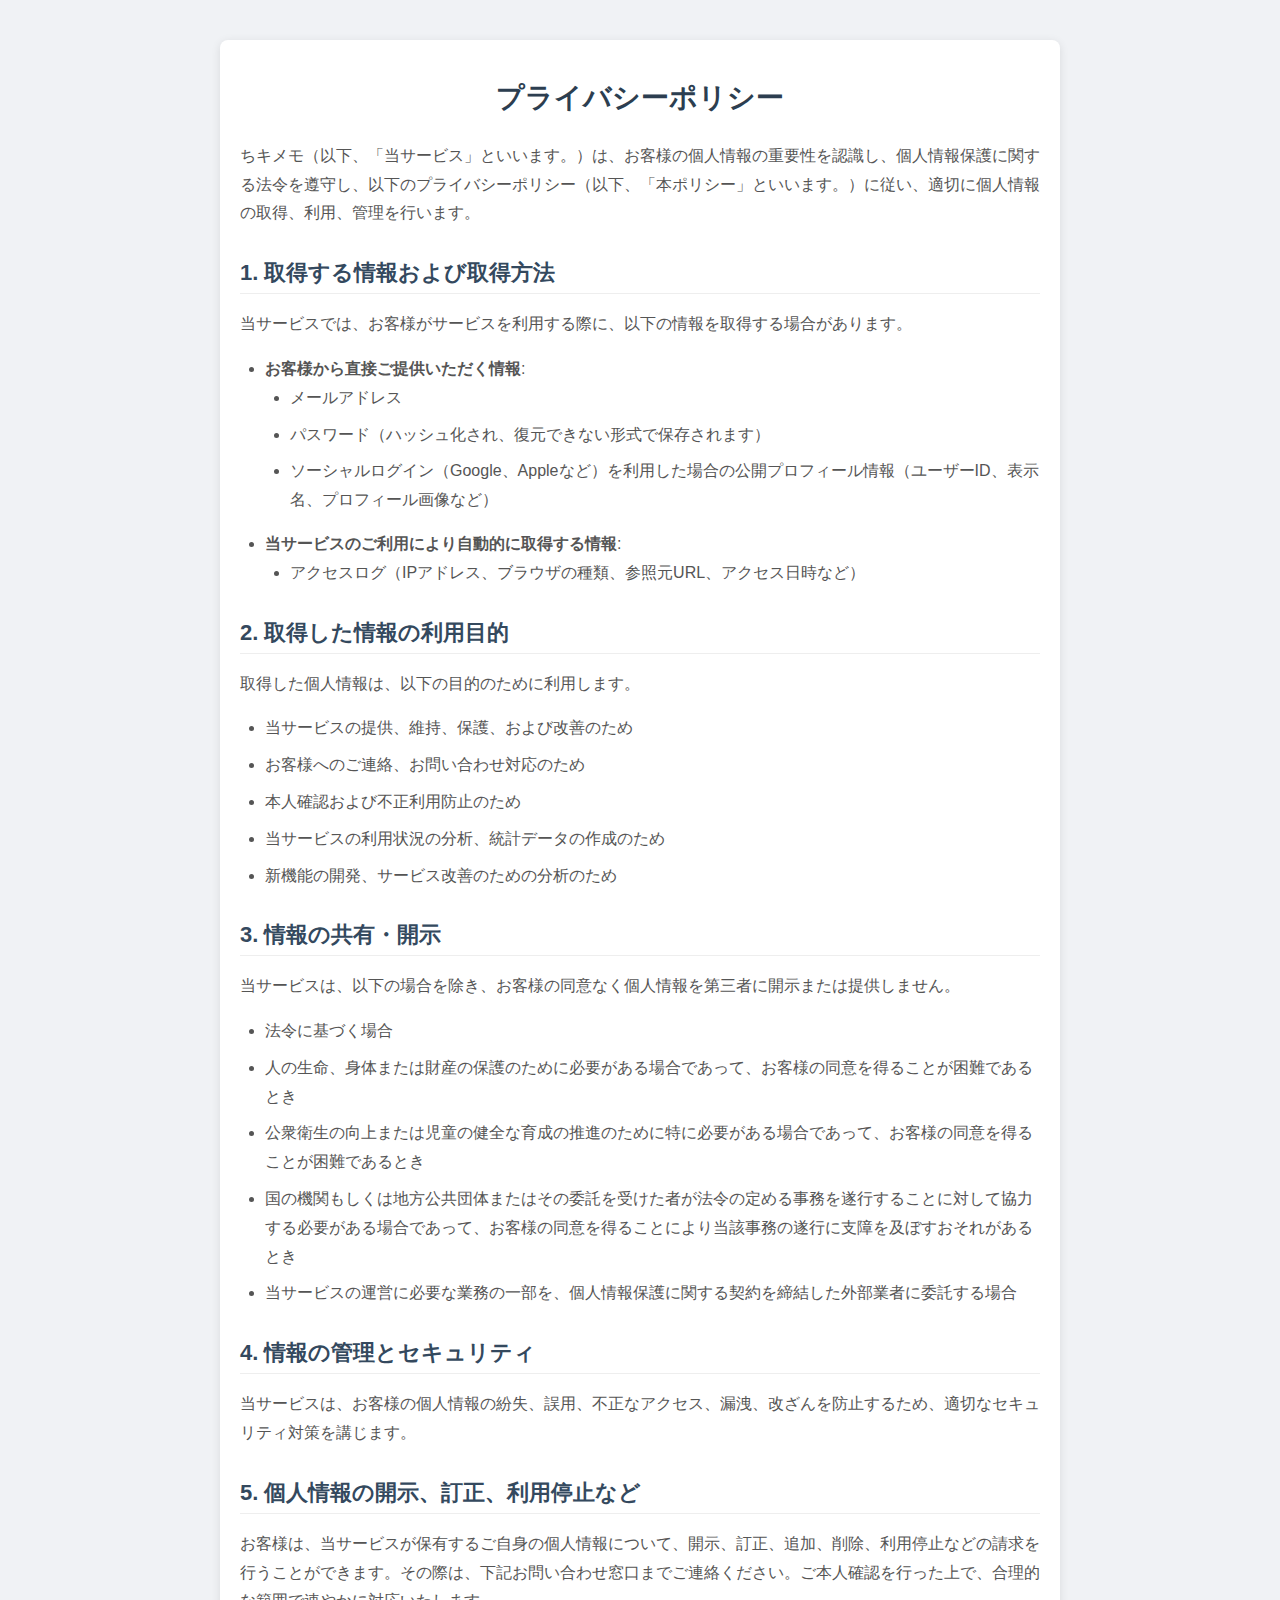
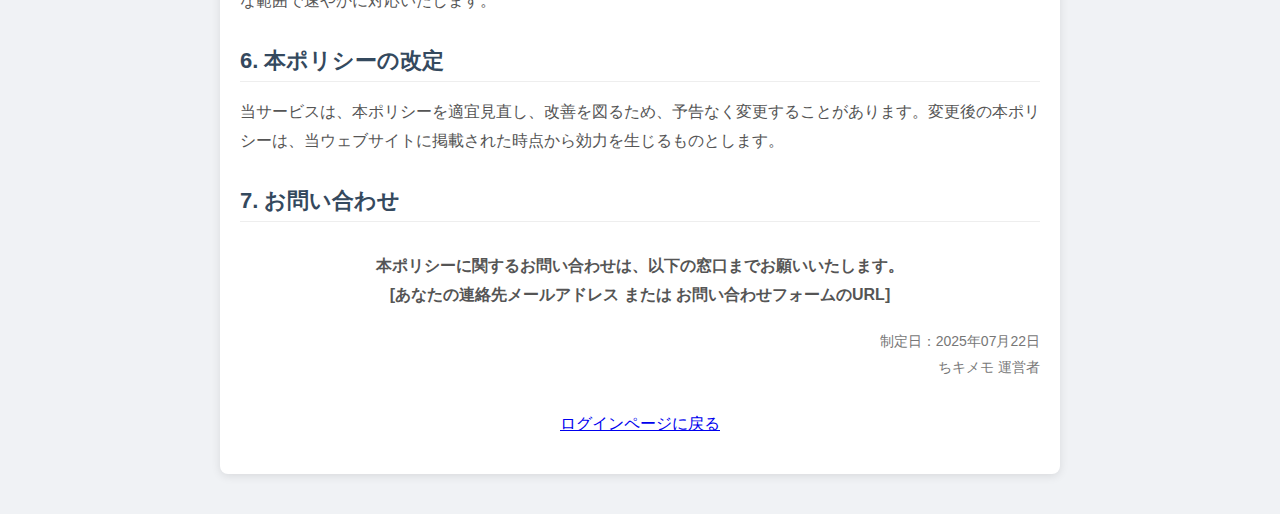
<file: privacy.html>
<!DOCTYPE html>
<html lang="ja">
<head>
    <meta charset="UTF-8">
    <meta name="viewport" content="width=device-width, initial-scale=1.0">
    <title>プライバシーポリシー - ちキメモ</title>
    <link rel="stylesheet" href="style.css"> <style>
        /* ポリシーページの追加スタイル（必要に応じて調整してください） */
        .policy-container {
            max-width: 800px;
            margin: 40px auto;
            padding: 20px;
            background-color: #fff;
            border-radius: 8px;
            box-shadow: 0 2px 10px rgba(0,0,0,0.1);
        }
        .policy-container h1 {
            font-size: 28px;
            color: #2c3e50;
            margin-bottom: 25px;
            text-align: center;
        }
        .policy-container h2 {
            font-size: 22px;
            color: #34495e;
            margin-top: 30px;
            margin-bottom: 15px;
            border-bottom: 1px solid #eee;
            padding-bottom: 5px;
        }
        .policy-container p, .policy-container ul {
            font-size: 16px;
            line-height: 1.8;
            color: #555;
            margin-bottom: 15px;
        }
        .policy-container ul {
            list-style: disc;
            margin-left: 25px;
            padding-left: 0;
        }
        .policy-container li {
            margin-bottom: 8px;
        }
        .policy-container .contact-info {
            margin-top: 30px;
            text-align: center;
            font-weight: bold;
        }
        .policy-container .date-info {
            text-align: right;
            margin-top: 20px;
            font-size: 14px;
            color: #777;
        }
        .policy-container .back-link {
            display: block;
            text-align: center;
            margin-top: 30px;
            font-size: 16px;
        }
    </style>
</head>
<body>
    <div class="policy-container">
        <h1>プライバシーポリシー</h1>

        <p>ちキメモ（以下、「当サービス」といいます。）は、お客様の個人情報の重要性を認識し、個人情報保護に関する法令を遵守し、以下のプライバシーポリシー（以下、「本ポリシー」といいます。）に従い、適切に個人情報の取得、利用、管理を行います。</p>

        <h2>1. 取得する情報および取得方法</h2>
        <p>当サービスでは、お客様がサービスを利用する際に、以下の情報を取得する場合があります。</p>
        <ul>
            <li><strong>お客様から直接ご提供いただく情報</strong>:
                <ul>
                    <li>メールアドレス</li>
                    <li>パスワード（ハッシュ化され、復元できない形式で保存されます）</li>
                    <li>ソーシャルログイン（Google、Appleなど）を利用した場合の公開プロフィール情報（ユーザーID、表示名、プロフィール画像など）</li>
                </ul>
            </li>
            <li><strong>当サービスのご利用により自動的に取得する情報</strong>:
                <ul>
                    <li>アクセスログ（IPアドレス、ブラウザの種類、参照元URL、アクセス日時など）</li>
                </ul>
            </li>
        </ul>

        <h2>2. 取得した情報の利用目的</h2>
        <p>取得した個人情報は、以下の目的のために利用します。</p>
        <ul>
            <li>当サービスの提供、維持、保護、および改善のため</li>
            <li>お客様へのご連絡、お問い合わせ対応のため</li>
            <li>本人確認および不正利用防止のため</li>
            <li>当サービスの利用状況の分析、統計データの作成のため</li>
            <li>新機能の開発、サービス改善のための分析のため</li>
        </ul>

        <h2>3. 情報の共有・開示</h2>
        <p>当サービスは、以下の場合を除き、お客様の同意なく個人情報を第三者に開示または提供しません。</p>
        <ul>
            <li>法令に基づく場合</li>
            <li>人の生命、身体または財産の保護のために必要がある場合であって、お客様の同意を得ることが困難であるとき</li>
            <li>公衆衛生の向上または児童の健全な育成の推進のために特に必要がある場合であって、お客様の同意を得ることが困難であるとき</li>
            <li>国の機関もしくは地方公共団体またはその委託を受けた者が法令の定める事務を遂行することに対して協力する必要がある場合であって、お客様の同意を得ることにより当該事務の遂行に支障を及ぼすおそれがあるとき</li>
            <li>当サービスの運営に必要な業務の一部を、個人情報保護に関する契約を締結した外部業者に委託する場合</li>
        </ul>

        <h2>4. 情報の管理とセキュリティ</h2>
        <p>当サービスは、お客様の個人情報の紛失、誤用、不正なアクセス、漏洩、改ざんを防止するため、適切なセキュリティ対策を講じます。</p>

        <h2>5. 個人情報の開示、訂正、利用停止など</h2>
        <p>お客様は、当サービスが保有するご自身の個人情報について、開示、訂正、追加、削除、利用停止などの請求を行うことができます。その際は、下記お問い合わせ窓口までご連絡ください。ご本人確認を行った上で、合理的な範囲で速やかに対応いたします。</p>

        <h2>6. 本ポリシーの改定</h2>
        <p>当サービスは、本ポリシーを適宜見直し、改善を図るため、予告なく変更することがあります。変更後の本ポリシーは、当ウェブサイトに掲載された時点から効力を生じるものとします。</p>

        <h2>7. お問い合わせ</h2>
        <p class="contact-info">本ポリシーに関するお問い合わせは、以下の窓口までお願いいたします。<br>
        [あなたの連絡先メールアドレス または お問い合わせフォームのURL]</p>

        <p class="date-info">制定日：2025年07月22日<br>
        ちキメモ 運営者</p>

        <p class="back-link"><a href="index.html">ログインページに戻る</a></p>
    </div>
</body>
</html>
</file>
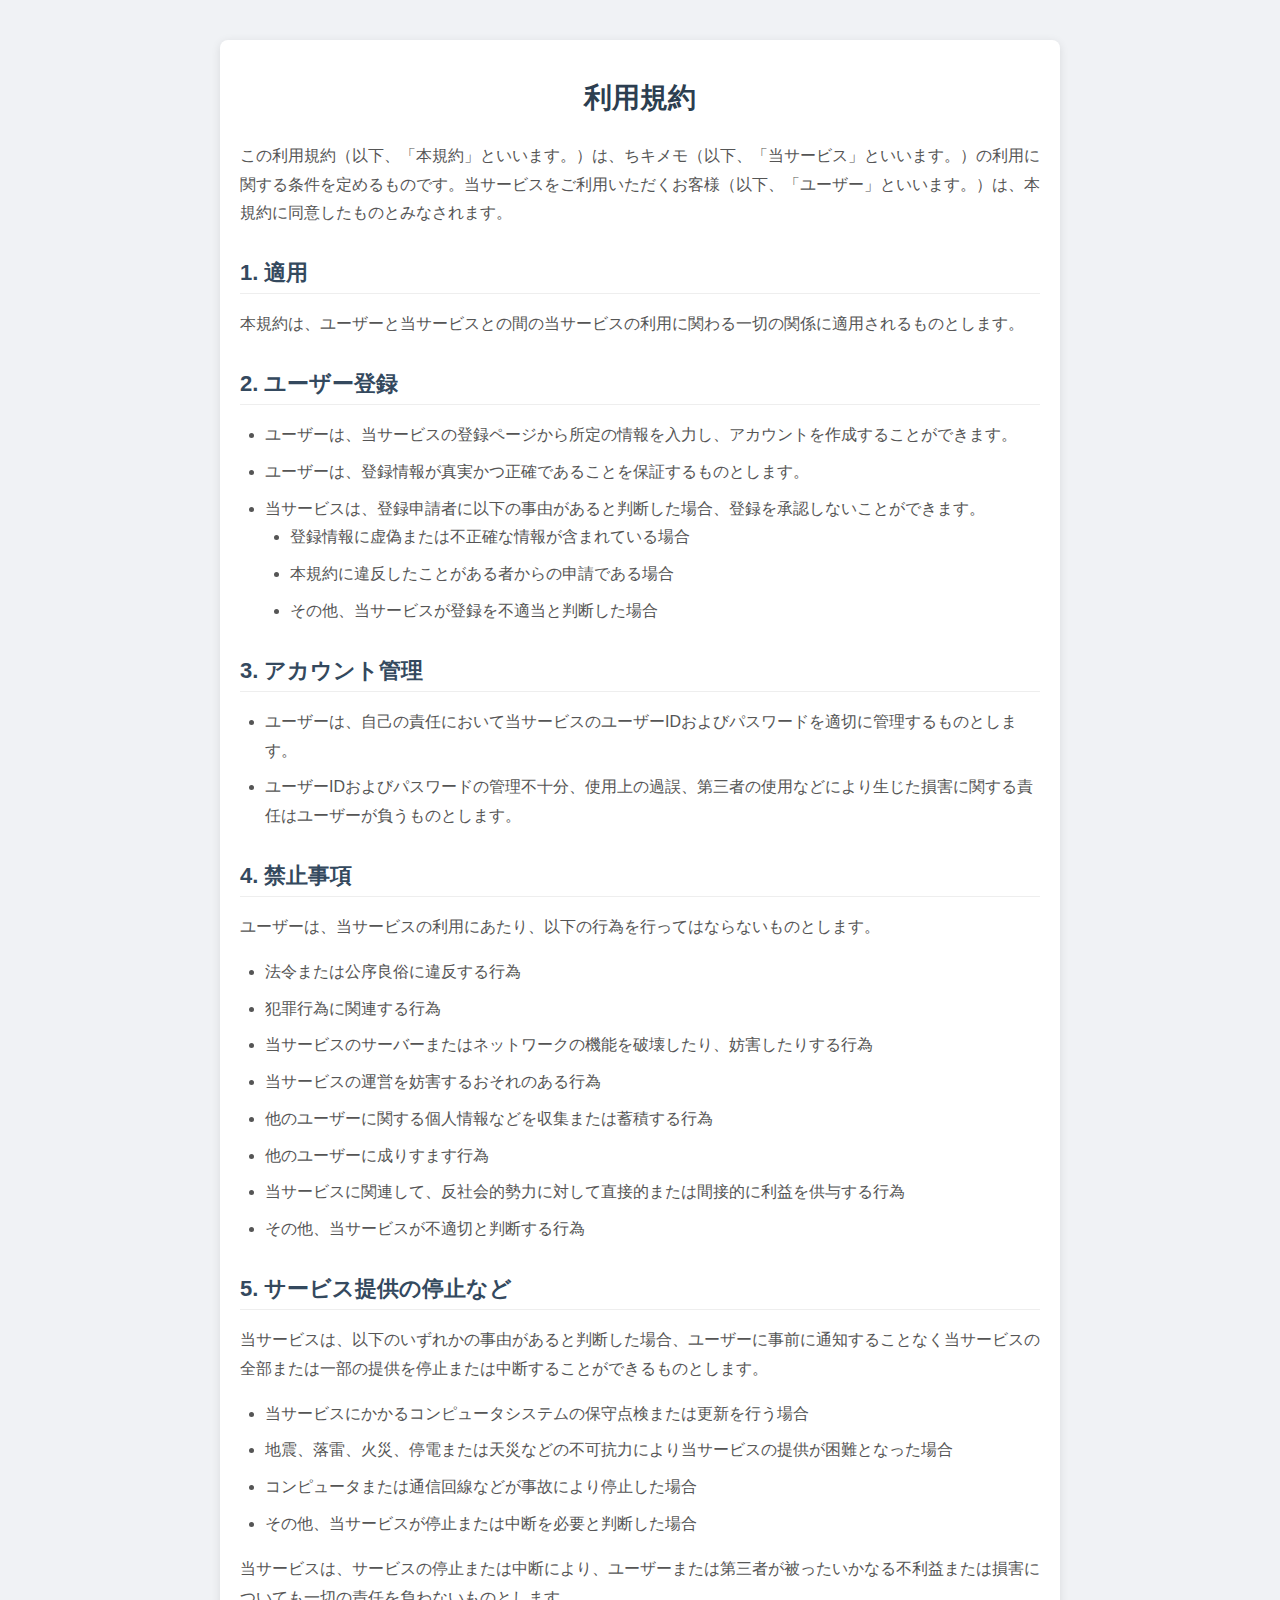
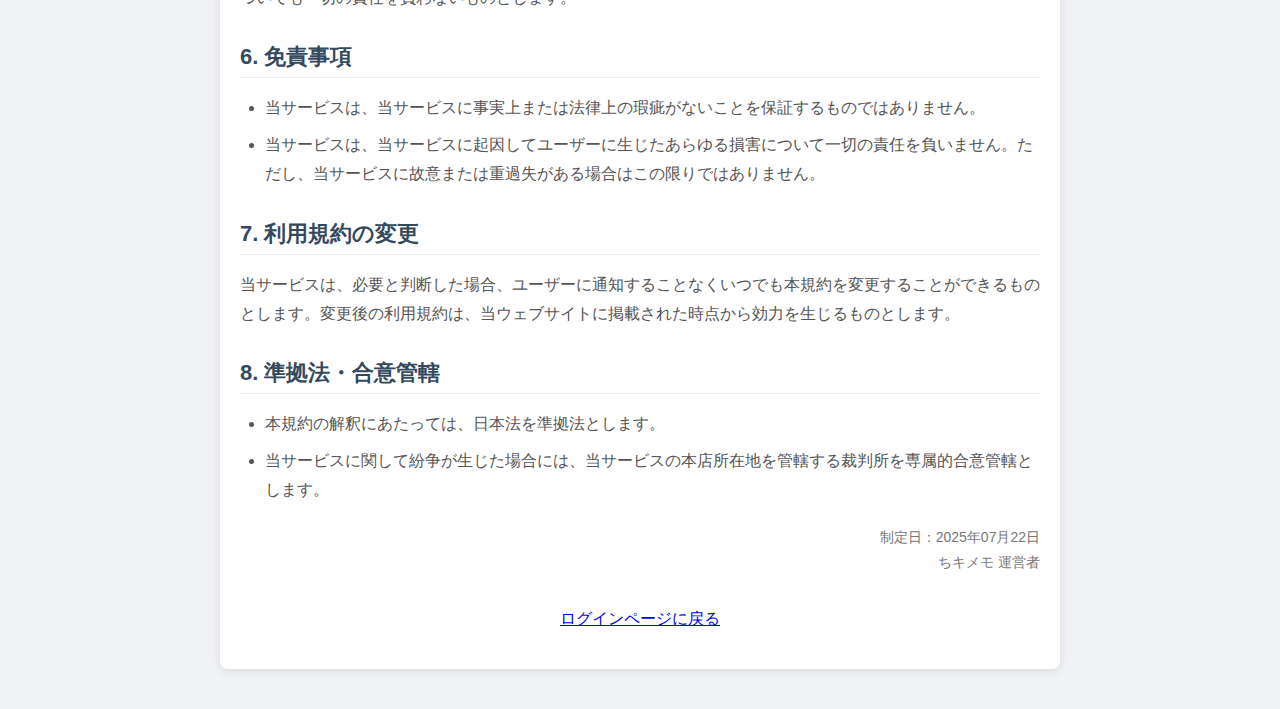
<file: terms.html>
<!DOCTYPE html>
<html lang="ja">
<head>
    <meta charset="UTF-8">
    <meta name="viewport" content="width=device-width, initial-scale=1.0">
    <title>利用規約 - ちキメモ</title>
    <link rel="stylesheet" href="style.css"> <style>
        /* 利用規約ページの追加スタイル（必要に応じて調整してください） */
        .policy-container { /* プライバシーポリシーと共通のスタイルを適用 */
            max-width: 800px;
            margin: 40px auto;
            padding: 20px;
            background-color: #fff;
            border-radius: 8px;
            box-shadow: 0 2px 10px rgba(0,0,0,0.1);
        }
        .policy-container h1 {
            font-size: 28px;
            color: #2c3e50;
            margin-bottom: 25px;
            text-align: center;
        }
        .policy-container h2 {
            font-size: 22px;
            color: #34495e;
            margin-top: 30px;
            margin-bottom: 15px;
            border-bottom: 1px solid #eee;
            padding-bottom: 5px;
        }
        .policy-container p, .policy-container ul {
            font-size: 16px;
            line-height: 1.8;
            color: #555;
            margin-bottom: 15px;
        }
        .policy-container ul {
            list-style: disc;
            margin-left: 25px;
            padding-left: 0;
        }
        .policy-container li {
            margin-bottom: 8px;
        }
        .policy-container .contact-info {
            margin-top: 30px;
            text-align: center;
            font-weight: bold;
        }
        .policy-container .date-info {
            text-align: right;
            margin-top: 20px;
            font-size: 14px;
            color: #777;
        }
        .policy-container .back-link {
            display: block;
            text-align: center;
            margin-top: 30px;
            font-size: 16px;
        }
    </style>
</head>
<body>
    <div class="policy-container">
        <h1>利用規約</h1>

        <p>この利用規約（以下、「本規約」といいます。）は、ちキメモ（以下、「当サービス」といいます。）の利用に関する条件を定めるものです。当サービスをご利用いただくお客様（以下、「ユーザー」といいます。）は、本規約に同意したものとみなされます。</p>

        <h2>1. 適用</h2>
        <p>本規約は、ユーザーと当サービスとの間の当サービスの利用に関わる一切の関係に適用されるものとします。</p>

        <h2>2. ユーザー登録</h2>
        <ul>
            <li>ユーザーは、当サービスの登録ページから所定の情報を入力し、アカウントを作成することができます。</li>
            <li>ユーザーは、登録情報が真実かつ正確であることを保証するものとします。</li>
            <li>当サービスは、登録申請者に以下の事由があると判断した場合、登録を承認しないことができます。
                <ul>
                    <li>登録情報に虚偽または不正確な情報が含まれている場合</li>
                    <li>本規約に違反したことがある者からの申請である場合</li>
                    <li>その他、当サービスが登録を不適当と判断した場合</li>
                </ul>
            </li>
        </ul>

        <h2>3. アカウント管理</h2>
        <ul>
            <li>ユーザーは、自己の責任において当サービスのユーザーIDおよびパスワードを適切に管理するものとします。</li>
            <li>ユーザーIDおよびパスワードの管理不十分、使用上の過誤、第三者の使用などにより生じた損害に関する責任はユーザーが負うものとします。</li>
        </ul>

        <h2>4. 禁止事項</h2>
        <p>ユーザーは、当サービスの利用にあたり、以下の行為を行ってはならないものとします。</p>
        <ul>
            <li>法令または公序良俗に違反する行為</li>
            <li>犯罪行為に関連する行為</li>
            <li>当サービスのサーバーまたはネットワークの機能を破壊したり、妨害したりする行為</li>
            <li>当サービスの運営を妨害するおそれのある行為</li>
            <li>他のユーザーに関する個人情報などを収集または蓄積する行為</li>
            <li>他のユーザーに成りすます行為</li>
            <li>当サービスに関連して、反社会的勢力に対して直接的または間接的に利益を供与する行為</li>
            <li>その他、当サービスが不適切と判断する行為</li>
        </ul>

        <h2>5. サービス提供の停止など</h2>
        <p>当サービスは、以下のいずれかの事由があると判断した場合、ユーザーに事前に通知することなく当サービスの全部または一部の提供を停止または中断することができるものとします。</p>
        <ul>
            <li>当サービスにかかるコンピュータシステムの保守点検または更新を行う場合</li>
            <li>地震、落雷、火災、停電または天災などの不可抗力により当サービスの提供が困難となった場合</li>
            <li>コンピュータまたは通信回線などが事故により停止した場合</li>
            <li>その他、当サービスが停止または中断を必要と判断した場合</li>
        </ul>
        <p>当サービスは、サービスの停止または中断により、ユーザーまたは第三者が被ったいかなる不利益または損害についても一切の責任を負わないものとします。</p>

        <h2>6. 免責事項</h2>
        <ul>
            <li>当サービスは、当サービスに事実上または法律上の瑕疵がないことを保証するものではありません。</li>
            <li>当サービスは、当サービスに起因してユーザーに生じたあらゆる損害について一切の責任を負いません。ただし、当サービスに故意または重過失がある場合はこの限りではありません。</li>
        </ul>

        <h2>7. 利用規約の変更</h2>
        <p>当サービスは、必要と判断した場合、ユーザーに通知することなくいつでも本規約を変更することができるものとします。変更後の利用規約は、当ウェブサイトに掲載された時点から効力を生じるものとします。</p>

        <h2>8. 準拠法・合意管轄</h2>
        <ul>
            <li>本規約の解釈にあたっては、日本法を準拠法とします。</li>
            <li>当サービスに関して紛争が生じた場合には、当サービスの本店所在地を管轄する裁判所を専属的合意管轄とします。</li>
        </ul>

        <p class="date-info">制定日：2025年07月22日<br>
        ちキメモ 運営者</p>

        <p class="back-link"><a href="index.html">ログインページに戻る</a></p>
    </div>
</body>
</html>
</file>
<file: style.css>
body {
    font-family: 'Segoe UI', Tahoma, Geneva, Verdana, sans-serif;
    background-color: #f0f2f5; /* 灰色系の背景色 */
    display: flex;
    justify-content: center;
    align-items: center;
    min-height: 100vh;
    margin: 0;
    color: #333;
}

.login-container {
    width: 100%;
    max-width: 400px;
    padding: 15px; /* コンテナのパディングを少し減らす */
    box-sizing: border-box;
}

.login-box {
    background-color: #fff;
    padding: 30px; /* ボックスの内側のパディングを減らす */
    border-radius: 10px;
    box-shadow: 0 4px 15px rgba(0, 0, 0, 0.1);
    text-align: center;
}

h1 {
    font-size: 26px; /* フォントサイズを少し小さく */
    color: #2c3e50;
    margin-bottom: 25px; /* 余白を少し減らす */
}

.error-message {
    color: #e74c3c;
    font-size: 13px; /* フォントサイズを少し小さく */
    margin-bottom: 10px; /* 余白を少し減らす */
    display: none;
}

.form-group {
    margin-bottom: 15px; /* 余白を減らす */
    text-align: left;
}

label {
    display: block;
    margin-bottom: 5px; /* 余白を減らす */
    font-weight: bold;
    color: #555;
}

input[type="email"],
input[type="password"] {
    width: 100%;
    padding: 10px; /* 入力欄のパディングを減らす */
    border: 1px solid #ddd;
    border-radius: 5px;
    box-sizing: border-box;
    font-size: 15px; /* フォントサイズを少し小さく */
    outline: none;
    transition: border-color 0.3s;
}

input[type="email"]:focus,
input[type="password"]:focus {
    border-color: #007bff;
}

.btn {
    width: 100%;
    padding: 10px; /* ボタンのパディングを減らす */
    border: none;
    border-radius: 5% !important; /* 角丸を調整 */
    font-size: 16px; /* フォントサイズを少し小さく */
    cursor: pointer;
    transition: background-color 0.3s ease;
    margin-top: 8px; /* デフォルトで各ボタンの上部に少し余白 */
    text-decoration: none; /* リンクの下線を消す */
    box-sizing: border-box; /* paddingを含めてwidth:100%になるように */
}

.btn-primary {
    background-color: #9b9b9b;
    color: white;
    margin-bottom: 0;
}

.btn-primary:hover {
    background-color: #000000;
}

/* 新規登録はこちらボタン (リンク) */
.btn-secondary {
    background-color: #6c757d;
    color: white;
    margin-top: 20px; /* フォームとの間隔 */
    margin-bottom: 15px; /* パスワード忘れリンクとの間隔 */
    display: block; /* <a>タグをブロック要素にしてwidth:100%を適用 */
    text-align: center; /* テキストを中央揃えにする */
    line-height: 1.5; /* テキストの縦位置を調整 (paddingと合わせて調整) */
    padding: 10px 12px; /* ボタンと同じパディングを適用 (必要に応じて調整) */
}

.btn-secondary:hover {
    background-color: #5a6268;
}

/* ソーシャルログインボタンのコンテナ */
.social-login-buttons {
    margin-top: 0;
    margin-bottom: 20px; /* 「または」の文字との間隔を確保 */
    display: flex;
    justify-content: center;
    gap: 10px; /* ボタン間のスペースを少し減らす */
}

/* ソーシャルログインボタンの基本スタイル */
.btn-social {
    width: 45px;
    height: 45px;
    padding: 0;
    display: flex;
    align-items: center;
    justify-content: center;
    border-radius: 50%;
    font-size: 22px;
}

.btn-social i {
    margin: 0;
}

/* 各ソーシャルプロバイダのカラー */
.btn-social.google {
    background-color: #909090;
    color: white;
}
.btn-social.google:hover {
    background-color: #333333;
}

.btn-social.apple {
    background-color: #909090;
    color: white;
}
.btn-social.apple:hover {
    background-color: #333333;
}

/* MicrosoftのスタイルはHTMLから要素が削除されるため不要になりますが、残しておいても問題ありません */
.btn-social.microsoft {
    background-color: #909090;
    color: white;
}
.btn-social.microsoft:hover {
    background-color: #555555;
}

/* 「または」の区切り線 */
.divider {
    margin: 20px 0; /* ソーシャルボタンとフォームの間の余白 */
    position: relative;
    text-align: center;
    color: #888;
    display: block;
}

.divider span {
    background: #fff;
    padding: 0 8px; /* パディングを少し減らす */
    position: relative;
    z-index: 1;
    font-size: 14px;
}

.divider::before {
    content: '';
    position: absolute;
    top: 50%;
    left: 0;
    right: 0;
    border-top: 1px solid #eee; /* 線を表示 */
    z-index: 0;
}

.links {
    margin-top: 20px;
    font-size: 13px;
}

.links a {
    color: #007bff;
    text-decoration: none;
    margin: 0 8px;
    transition: color 0.3s;
}

.links a:hover {
    color: #0056b3;
    text-decoration: underline;
}
</file>
